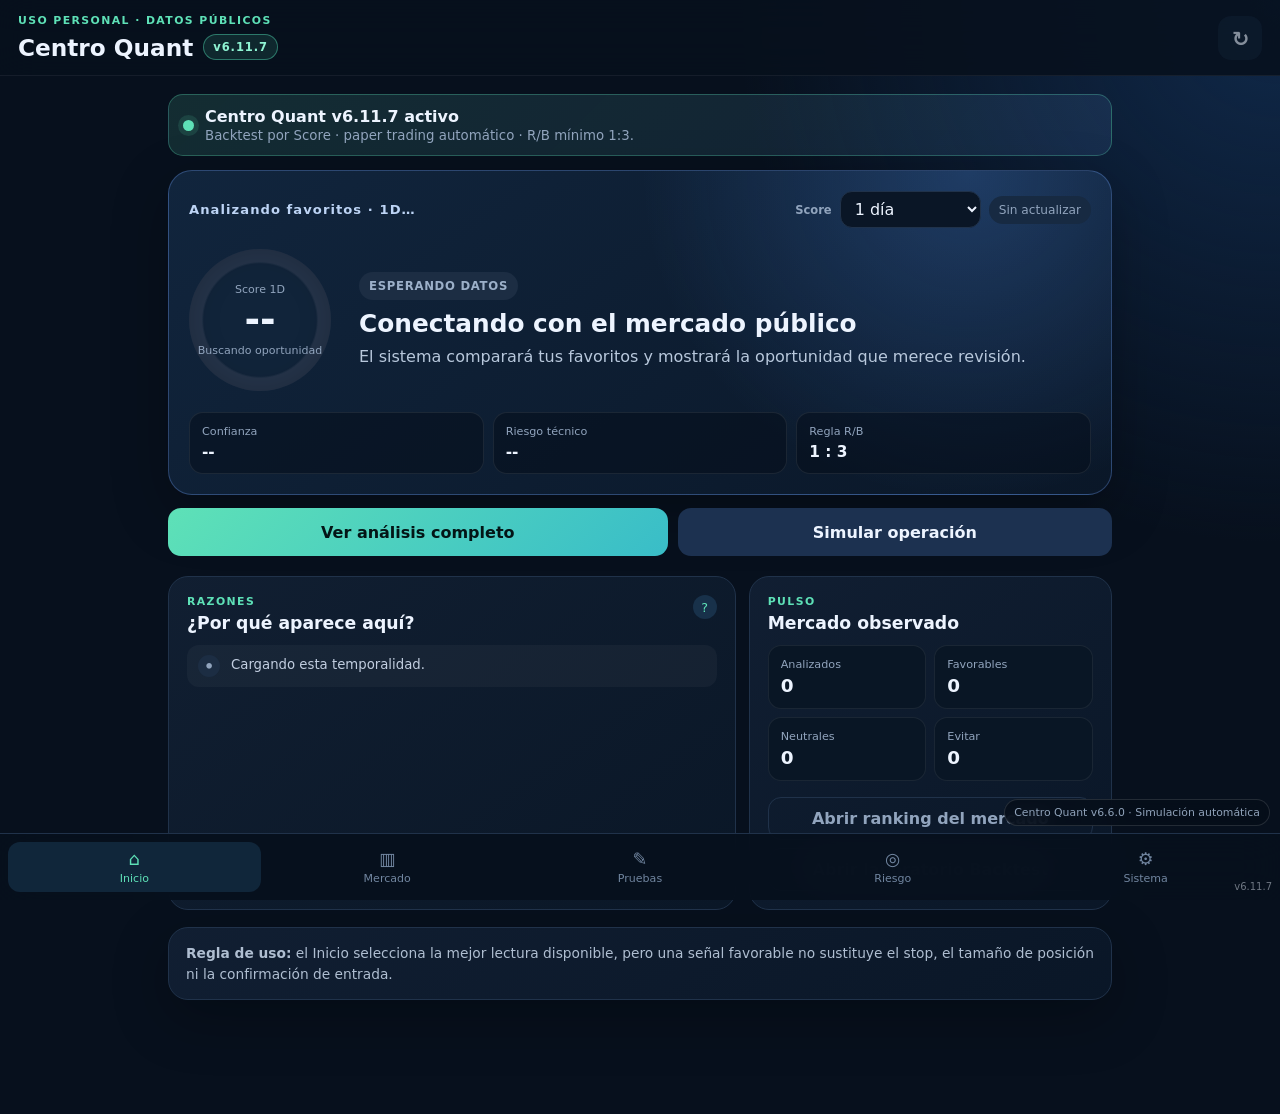
<file: index.html>
<!doctype html>
<html lang="es">
<head>
  <meta charset="utf-8" />
  <meta name="viewport" content="width=device-width, initial-scale=1, viewport-fit=cover" />
  <meta name="theme-color" content="#0b1220" />
  <meta name="apple-mobile-web-app-capable" content="yes" />
  <meta name="apple-mobile-web-app-status-bar-style" content="black-translucent" />
  <meta name="apple-mobile-web-app-title" content="Quant Centro" />
  <title>Centro de Trading Cuantitativo</title>
  <link rel="manifest" href="./manifest.webmanifest" />
  <link rel="apple-touch-icon" href="./icons/icon-192.png" />
  <link rel="stylesheet" href="./styles.css?v=6.10.5" />
</head>
<body>
  <header class="app-header">
    <div>
      <p class="eyebrow">Uso personal · Datos públicos</p>
      <div class="brand-line"><h1>Centro Quant</h1><span class="version-badge">v6.11.7</span></div>
    </div>
    <button id="refreshAllBtn" class="icon-btn" aria-label="Actualizar">↻</button>
  </header>

  <main>
    <section id="homeView" class="view active home-v6">
      <div class="v6-release-banner"><span class="release-dot"></span><div><strong>Centro Quant v6.11.7 activo</strong><small>Backtest por Score · paper trading automático · R/B mínimo 1:3.</small></div></div>

      <article class="decision-hero">
        <div class="decision-topline">
          <span id="homePair" class="home-pair">Analizando favoritos…</span>
          <div class="home-time-controls">
            <label for="homeTimeframeSelect">Score</label>
            <select id="homeTimeframeSelect" class="compact-select" aria-label="Temporalidad del Score de Inicio">
              <option value="15m">15 min</option>
              <option value="1h">1 hora</option>
              <option value="4h">4 horas</option>
              <option value="1d" selected>1 día</option>
              <option value="1w">1 semana</option>
            </select>
            <span id="homeUpdated" class="pill">Sin actualizar</span>
          </div>
        </div>
        <div class="decision-main">
          <div class="decision-score-wrap">
            <span id="homeScoreLabel">Score 1D</span>
            <strong id="homeScore">--</strong>
            <small id="homeSide">Buscando oportunidad</small>
          </div>
          <div class="decision-copy">
            <p id="homeDecision" class="home-decision neutral">ESPERANDO DATOS</p>
            <h2 id="homeHeadline">Conectando con el mercado público</h2>
            <p id="homeSummary">El sistema comparará tus favoritos y mostrará la oportunidad que merece revisión.</p>
          </div>
        </div>
        <div class="home-kpis">
          <div><span>Confianza</span><strong id="homeConfidence">--</strong></div>
          <div><span>Riesgo técnico</span><strong id="homeRisk">--</strong></div>
          <div><span>Regla R/B</span><strong>1 : 3</strong></div>
        </div>
      </article>

      <div class="home-actions">
        <button id="homeAnalyzeBtn" class="primary">Ver análisis completo</button>
        <button id="homePaperBtn" class="secondary">Simular operación</button>
      </div>

      <section class="home-grid">
        <article class="home-panel">
          <div class="home-panel-head"><div><p class="eyebrow">Razones</p><h2>¿Por qué aparece aquí?</h2></div><span class="help-symbol">?</span></div>
          <div id="homeReasons" class="reason-list"><div class="reason-row neutral"><span>•</span><p>Esperando indicadores del mercado.</p></div></div>
        </article>

        <article class="home-panel">
          <div class="home-panel-head"><div><p class="eyebrow">Pulso</p><h2>Mercado observado</h2></div></div>
          <div class="pulse-grid">
            <div><span>Analizados</span><strong id="homeAnalyzed">0</strong></div>
            <div><span>Favorables</span><strong id="homeFavorable">0</strong></div>
            <div><span>Neutrales</span><strong id="homeNeutral">0</strong></div>
            <div><span>Evitar</span><strong id="homeAvoid">0</strong></div>
          </div>
          <button id="homeMarketBtn" class="ghost wide">Abrir ranking del mercado</button>
          <button id="homeBacktestBtn" class="ghost wide home-secondary-link">Abrir laboratorio Backtest</button>
        </article>
      </section>

      <div class="notice home-notice"><strong>Regla de uso:</strong> el Inicio selecciona la mejor lectura disponible, pero una señal favorable no sustituye el stop, el tamaño de posición ni la confirmación de entrada.</div>
    </section>

    <section id="dashboardView" class="view">
      <div class="hero-card">
        <div>
          <p class="muted">Estado de tus favoritos</p>
          <h2 id="marketSummary">Cargando mercado…</h2>
        </div>
        <span id="lastUpdate" class="pill">Sin actualizar</span>
      </div>

      <div class="section-title">
        <div>
          <h2>Mercado Hoy</h2>
          <p>Ranking automático según oportunidad Long o Short.</p>
        </div>
        <select id="marketModeSelect" class="compact-select">
          <option value="long" selected>Long</option>
          <option value="short">Short</option>
        </select>
      </div>
      <div id="marketRanking" class="ranking-list"></div>

      <div class="section-title">
        <div>
          <h2>Favoritos</h2>
          <p>Scores Long y Short separados.</p>
        </div>
        <button id="addAssetBtn" class="primary small">+ Agregar</button>
      </div>
      <div id="assetGrid" class="asset-grid"></div>

      <div class="notice">
        <strong>Importante:</strong> el score mide cuántas condiciones favorables se cumplen. No es una probabilidad garantizada de subida.
      </div>
    </section>

    <section id="analysisView" class="view">
      <div class="section-title">
        <div>
          <p class="eyebrow">Análisis cuantitativo</p>
          <h2 id="analysisTitle">Selecciona un activo</h2>
        </div>
        <button id="backToDashboard" class="ghost">← Volver</button>
      </div>

      <div class="controls-row">
        <select id="analysisModeSelect">
          <option value="long" selected>Lectura Long</option>
          <option value="short">Lectura Short</option>
        </select>
        <select id="timeframeSelect">
          <option value="15m">15 minutos</option>
          <option value="1h">1 hora</option>
          <option value="4h">4 horas</option>
          <option value="1d" selected>Diario</option>
          <option value="1w">Semanal</option>
          <option value="1M">Mensual</option>
        </select>
        <button id="refreshAnalysisBtn" class="secondary">Actualizar</button>
      </div>

      <div class="analysis-top">
        <div class="score-card">
          <span class="muted">Score cuantitativo</span>
          <strong id="mainScore">--</strong>
          <span id="mainDecision" class="decision neutral">Sin datos</span>
        </div>
        <div class="metric-card">
          <span>Precio</span><strong id="analysisPrice">--</strong>
          <small id="analysisChange">--</small>
        </div>
      </div>

      <article class="traffic-card" id="trafficCard">
        <div class="traffic-head">
          <div>
            <p class="eyebrow">Semáforo inteligente</p>
            <h3 id="trafficTitle">Esperando análisis</h3>
            <p id="trafficMessage">El sistema combinará score y calidad de los factores para darte una instrucción clara.</p>
          </div>
          <div id="trafficLight" class="traffic-light neutral" aria-label="Semáforo sin datos">
            <span class="light red"></span><span class="light yellow"></span><span class="light green"></span>
          </div>
        </div>
        <div id="trafficReasons" class="traffic-reasons"><div class="reason-row neutral"><span>•</span><p>Selecciona un activo y espera los datos.</p></div></div>
        <button id="trafficNeedsBtn" class="ghost wide" type="button" aria-expanded="false">¿Qué tendría que pasar para ponerse en verde?</button>
        <div id="trafficNeeds" class="traffic-needs" hidden></div>
        <small class="traffic-rule">El verde valida la lectura técnica. Antes de operar, el simulador debe confirmar un riesgo/beneficio mínimo de 1:3.</small>
      </article>

      <article class="score-engine-card">
        <div class="score-engine-head">
          <div><p class="eyebrow">Motor del Score</p><h3>De dónde salen los puntos</h3><p>Cada factor aporta una parte de su peso máximo según la lectura actual.</p></div>
          <span id="scoreWeightTotal" class="pill">Pesos: 100</span>
        </div>
        <div id="scoreBreakdown" class="score-breakdown"><div class="notice">Selecciona un activo para ver el desglose.</div></div>
      </article>

      <div class="chart-card">
        <div class="chart-head">
          <div>
            <strong>Precio y medias</strong>
            <small id="chartCaption">Últimas velas</small>
          </div>
          <div class="legend"><span>Precio</span><span>EMA20</span><span>EMA50</span></div>
        </div>
        <canvas id="priceChart" width="900" height="420"></canvas>
      </div>

      <div id="diagnosticGrid" class="diagnostic-grid"></div>

      <div class="explanation-card">
        <h3>Lectura clara</h3>
        <p id="plainExplanation">Selecciona un activo para obtener el diagnóstico.</p>
      </div>
    </section>

    <section id="backtestView" class="view">
      <div class="section-title">
        <div>
          <p class="eyebrow">Laboratorio</p>
          <h2>Laboratorio automático</h2>
          <p>La app recorre el historial y abre/cierra simulaciones automáticamente según el Score, stop y objetivo.</p>
        </div>
      </div>

      <div class="form-card">
        <div class="form-grid">
          <label>Activo
            <select id="btSymbol"></select>
          </label>
          <label>Temporalidad
            <select id="btInterval">
              <option value="15m">15 minutos</option>
              <option value="1h">1 hora</option>
              <option value="4h" selected>4 horas</option>
              <option value="1d">Diario</option>
              <option value="1w">Semanal</option>
            </select>
          </label>
          <label>Motor de entrada
            <select id="btPreset">
              <option value="score" selected>Score Centro Quant automático</option>
              <option value="trend">Clásico: tendencia EMA + RSI</option>
              <option value="pullback">Clásico: retroceso EMA20</option>
              <option value="breakout">Clásico: ruptura + volumen</option>
            </select>
          </label>
          <label>Score mínimo
            <input id="btScoreThreshold" type="number" value="85" min="50" max="100" step="1" />
          </label>
          <label>Dirección
            <select id="btDirection"><option value="auto" selected>Automática Long / Short</option><option value="long">Solo Long</option><option value="short">Solo Short</option></select>
          </label>
          <label>Capital inicial
            <input id="btCapital" type="number" value="10000" min="100" />
          </label>
          <label>Stop %
            <input id="btStop" type="number" value="3" min="0.2" step="0.1" />
          </label>
          <label>Objetivo %
            <input id="btTarget" type="number" value="9" min="0.2" step="0.1" />
          </label>
          <label>Comisión por lado %
            <input id="btFee" type="number" value="0.1" min="0" step="0.01" />
          </label>
          <label>Riesgo por operación %
            <input id="btRisk" type="number" value="1" min="0.1" max="10" step="0.1" />
          </label>
        </div>
        <button id="runBacktestBtn" class="primary wide">Ejecutar simulaciones automáticas</button>
        <div id="btAutoSummary" class="auto-summary">Usa Score 85 como punto de partida. Después puedes probar 80, 75 o 90 y comparar.</div>
      </div>


      <article class="form-card" style="margin-top:18px">
        <div class="paper-card-title"><span class="step-number">A</span><div><strong>Backtest Mercado Aronson-QRA</strong><small>Puede usar Top 100 actual o un universo histórico point-in-time importado. No cambia la estrategia productiva.</small></div></div>
        <div class="form-grid">
          <label>Temporalidad<select id="marketBtInterval"><option value="15m">15 minutos</option><option value="1h" selected>1 hora</option><option value="4h">4 horas</option><option value="1d">Diario</option></select></label>
          <label>Máx. activos<select id="marketBtMaxAssets"><option value="25">25</option><option value="50">50</option><option value="100" selected>100</option></select></label>
          <label>Velas por activo<select id="marketBtBars"><option value="500">500</option><option value="750">750</option><option value="1000" selected>1000</option></select></label>
          <label>Comisión por lado %<input id="marketBtFee" type="number" min="0" step="0.01" value="0.10" /></label>
          <label>Universo<select id="marketBtUniverseMode"><option value="current">Top 100 actual</option><option value="historical">Histórico point-in-time importado</option></select></label>
          <label class="full-field">Dataset histórico JSON<input id="marketBtUniverseFile" type="file" accept="application/json,.json" /></label>
        </div>
        <div id="marketBtUniverseStatus" class="auto-summary">Sin dataset histórico cargado. Para eliminar sesgo de supervivencia, importa un JSON point-in-time.</div>
        <button id="runMarketAronsonBtn" class="primary wide">Ejecutar backtest de mercado</button>
        <div id="marketBtProgress" class="auto-summary">Congelado: Score ≥85 · stop 3% · objetivo 9% · riesgo 1% · trailing 0.25R · intravela conservador · cartera 10%/20%.</div>
      </article>
      <div id="marketBtResults" class="results-grid hidden"></div>
      <article id="marketBtDetail" class="insights-card hidden"></article>
      <button id="exportMarketBtBtn" class="secondary wide hidden">Exportar resultado Aronson-QRA</button>

      <div id="btResults" class="results-grid hidden"></div>
      <div id="btEquityWrap" class="chart-card hidden">
        <div class="chart-head"><strong>Curva de capital</strong><small>Resultado simulado</small></div>
        <canvas id="equityChart" width="900" height="360"></canvas>
      </div>
      <div class="notice">
        Un backtest no garantiza resultados futuros. Sirve para descartar ideas débiles y medir reglas antes de arriesgar dinero.
      </div>
    </section>


    <section id="paperView" class="view paper-v5">
      <div class="new-version-banner"><strong>✓ NUEVA BASE ACTIVA</strong><span>Pruebas fue reconstruida: riesgo, R/B, diario y aprendizaje.</span></div>
      <div class="section-title paper-hero">
        <div>
          <p class="eyebrow">Laboratorio personal · v6.7</p>
          <h2>Simulador y diario de operaciones</h2>
          <p>Planea la entrada, valida el riesgo y aprende de tus resultados sin usar dinero real.</p>
        </div>
        <button id="refreshPaperBtn" class="secondary">Revisar abiertas</button>
      </div>

      <div class="auto-paper-card">
        <div class="auto-paper-head"><div><p class="eyebrow">Piloto automático</p><h3>Paper trading automático</h3><p>Cuando la app está abierta (y al volver a abrirla), escanea el Top 100 por capitalización, elimina stablecoins y pares sin suficiente liquidez en Binance, y crea simulaciones solo si alcanzan el Score indicado.</p></div><label class="switch-line"><input id="autoPaperEnabled" type="checkbox" /><span>Activar</span></label></div>
        <div class="auto-paper-grid">
          <label>Temporalidad<select id="autoPaperInterval"><option value="15m">15 min</option><option value="1h">1 hora</option><option value="4h" selected>4 horas</option><option value="1d">Diario</option><option value="1w">Semanal</option></select></label>
          <label>Score mínimo<input id="autoPaperThreshold" type="number" min="50" max="100" value="85" /></label>
          <label>Stop %<input id="autoPaperStop" type="number" min="0.2" step="0.1" value="3" /></label>
          <label>Objetivo %<input id="autoPaperTarget" type="number" min="0.2" step="0.1" value="9" /></label>
          <label>Riesgo %<input id="autoPaperRisk" type="number" min="0.1" max="10" step="0.1" value="1" /></label>
          <label>Capital simulado<input id="autoPaperCapital" type="number" min="100" value="20000" /></label>
        </div>
        <div class="scanner-universe-note"><strong>Radar de mercado:</strong> Top 100 → filtro de stablecoins → par USDT activo → liquidez mínima → Score Long/Short → R/B mínimo 1:3.</div>
        <div class="auto-paper-footer"><span id="autoPaperStatus">Apagado</span><button id="scanAutoPaperBtn" class="secondary">Revisar señales ahora</button></div>
        <small class="muted">En iPhone una PWA no puede garantizar ejecución continua cuando está totalmente cerrada; el barrido se hace con la app abierta, al abrirla y al actualizar.</small>
      </div>

      <div class="scanner-results-card">
        <div class="scanner-results-head"><div><p class="eyebrow">Radar Top 100</p><h3>Último barrido del mercado</h3><p id="scannerResultsMeta">Aún no hay un barrido terminado.</p></div><div class="scanner-legend"><span class="dot signal"></span>85+ señal <span class="dot watch"></span>70–84 vigilar</div></div>
        <div id="scannerResults" class="scanner-results"></div>
        <small class="muted">Aquí aparecen las criptos que realmente logró analizar después de los filtros. Se ordenan por el mejor Score entre Long y Short.</small>
      </div>
      <div class="paper-layout">
        <div class="form-card paper-entry-card">
          <div class="paper-card-title"><span class="step-number">1</span><div><strong>Nueva operación</strong><small>Define la idea antes de entrar</small></div></div>
          <div class="form-grid">
            <label>Activo<select id="paperSymbol"></select></label>
            <label>Dirección<select id="paperSide"><option value="long">Long</option><option value="short">Short</option></select></label>
            <label>Temporalidad<select id="paperInterval"><option value="15m">15 minutos</option><option value="1h">1 hora</option><option value="4h">4 horas</option><option value="1d" selected>Diario</option><option value="1w">Semanal</option></select></label>
            <label>Entrada<input id="paperEntry" type="number" step="any" placeholder="Precio actual automático" /></label>
            <label>Stop por<select id="paperStopMode"><option value="percent">Porcentaje</option><option value="price">Precio</option></select></label>
            <label>Stop<input id="paperStop" type="number" step="any" value="3" /></label>
            <label>Objetivo por<select id="paperTargetMode"><option value="percent">Porcentaje</option><option value="price">Precio</option></select></label>
            <label>Objetivo<input id="paperTarget" type="number" step="any" value="9" /></label>
            <label>Capital disponible<input id="paperCapital" type="number" min="0" step="any" value="20000" /></label>
            <label>Riesgo máximo %<input id="paperRiskPct" type="number" min="0.1" max="10" step="0.1" value="1" /></label>
            <label class="full-field">Motivo o notas<textarea id="paperNotes" rows="3" placeholder="Ej. Score alto, tendencia alineada y volumen confirmando"></textarea></label>
          </div>
          <div class="trade-checklist">
            <strong>Lista de control antes de guardar</strong>
            <label><input id="checkTrend" type="checkbox" /> La tendencia apoya la dirección</label>
            <label><input id="checkSignal" type="checkbox" /> Existe una señal concreta de entrada</label>
            <label><input id="checkRisk" type="checkbox" /> Acepto la pérdida definida por el stop</label>
            <label><input id="checkNoImpulse" type="checkbox" /> No estoy entrando por impulso o FOMO</label>
          </div>
          <div id="paperPreview" class="paper-analysis-panel">Selecciona los datos. Al guardar se capturarán score, RSI, ADX, ATR, volumen y medias.</div>
          <button id="savePaperBtn" class="primary wide">Guardar operación simulada</button>
        </div>

        <aside class="paper-guide-card">
          <div class="paper-card-title"><span class="step-number">2</span><div><strong>Reglas de control</strong><small>Tu filtro antes de operar</small></div></div>
          <div class="rule-row"><span>Riesgo máximo</span><strong>1% sugerido</strong></div>
          <div class="rule-row"><span>R/B mínimo</span><strong>1 : 3</strong></div>
          <div class="rule-row"><span>Operaciones abiertas</span><strong id="paperOpenCount">0</strong></div>
          <p class="muted compact-note">Una operación puede tener score alto y aun así no cumplir tu gestión de riesgo.</p>
        </aside>
      </div>

      <div class="section-title paper-section-head"><div><p class="eyebrow">Seguimiento</p><h2>Operaciones abiertas</h2><p>La app revisa stops y objetivos automáticamente cada 45 segundos mientras está activa.</p></div></div>
      <div id="paperMonitor" class="paper-monitor"></div>
      <div id="paperOpenList" class="paper-list"></div>

      <div class="section-title paper-section-head"><div><p class="eyebrow">Estadísticas</p><h2>Diario de resultados</h2><p>Historial, rendimiento acumulado y patrones de tu sistema.</p></div></div>
      <div id="paperStats" class="results-grid"></div>
      <div class="section-head mfe-head"><div><h3>🧪 Laboratorio QRA · fuera de muestra</h3><p>Control intacto vs Solo LONG, QRA-01 y sus dos salidas virtuales. QRA-03 sólo registra concentración por ahora.</p></div></div>
      <div id="qraLabStats" class="results-grid"></div>
      <details class="qra-trades-panel" open><summary><strong>Ver operaciones QRA</strong></summary><div id="qraLabTrades" class="results-grid"></div></details>
      <div class="section-head mfe-head"><div><h3>🎯 ¿Hasta dónde llegaron realmente?</h3><p>Máximo avance favorable antes del cierre, medido en R.</p></div></div>
      <div id="paperMfeStats" class="results-grid mfe-grid"></div>
      <div id="paperInsights" class="insights-card"></div>
      <div class="journal-toolbar">
        <select id="paperFilter">
          <option value="all">Todo el diario</option>
          <option value="wins">Solo ganadoras</option>
          <option value="losses">Solo perdedoras</option>
          <option value="long">Solo Long</option>
          <option value="short">Solo Short</option>
        </select>
        <button id="exportPaperBtn" class="secondary">Exportar CSV</button>
      </div>
      <div id="paperClosedList" class="paper-list"></div>
    </section>

    <section id="positionView" class="view">
      <div class="section-title">
        <div>
          <p class="eyebrow">Gestión de riesgo</p>
          <h2>Calculadora de posición</h2>
        </div>
      </div>
      <div class="form-card">
        <div class="form-grid">
          <label>Capital disponible
            <input id="posCapital" type="number" value="20000" />
          </label>
          <label>Riesgo máximo %
            <input id="posRisk" type="number" value="1" step="0.1" />
          </label>
          <label>Precio de entrada
            <input id="posEntry" type="number" placeholder="Ej. 65000" step="any" />
          </label>
          <label>Stop loss
            <input id="posStop" type="number" placeholder="Ej. 63000" step="any" />
          </label>
          <label>Objetivo
            <input id="posTarget" type="number" placeholder="Ej. 71000" step="any" />
          </label>
        </div>
        <button id="calcPositionBtn" class="primary wide">Calcular operación</button>
      </div>
      <div id="positionResults" class="results-grid hidden"></div>
    </section>

    <section id="settingsView" class="view">
      <div class="section-title">
        <div>
          <p class="eyebrow">Configuración</p>
          <h2>Sistema cuantitativo</h2>
          <p>Estos pesos determinan el score. Después podremos ajustarlos con evidencia del backtest.</p>
        </div>
      </div>
      <div class="form-card">
        <div class="weight-summary"><div><strong>Personaliza tu estrategia</strong><small>Los seis pesos deben sumar 100.</small></div><strong id="weightsTotal">100 / 100</strong></div>
        <div class="weight-presets">
          <button type="button" class="ghost" data-weight-preset="balanced">Equilibrado</button>
          <button type="button" class="ghost" data-weight-preset="trend">Tendencia</button>
          <button type="button" class="ghost" data-weight-preset="momentum">Momentum</button>
        </div>
        <div id="weightsForm" class="weights"></div>
        <button id="saveWeightsBtn" class="primary wide">Guardar y recalcular</button>
        <div class="backup-tools">
          <button id="backupDataBtn" type="button" class="secondary wide">Crear respaldo completo</button>
          <button id="restoreDataBtn" type="button" class="ghost wide">Cargar respaldo</button>
          <input id="restoreDataInput" type="file" accept="application/json,.json" hidden />
          <small class="muted">El respaldo incluye activos, pesos, temporalidad de Inicio y todas las operaciones de Pruebas guardadas en este dispositivo.</small>
        </div>
        <button id="newOosCohortBtn" type="button" class="secondary wide">Iniciar nueva cohorte OOS</button>
        <small class="muted">Borra únicamente las operaciones de Pruebas y reinicia la cohorte v6.11/QRA-04. Conserva activos, pesos, configuración y snapshots QRA-04.</small>
        <button id="resetDataBtn" class="danger wide">Restablecer aplicación</button>
      </div>
      <div class="notice">
        Los datos personales y preferencias se guardan localmente en este dispositivo. La app no pide claves de exchange.
      </div>
    </section>
  </main>
  <div class="build-label">Centro Quant v6.6.0 · Simulación automática</div>

  <nav class="bottom-nav">
    <button data-view="homeView" class="active"><span>⌂</span>Inicio</button>
    <button data-view="dashboardView"><span>▥</span>Mercado</button>
    <button data-view="paperView"><span>✎</span>Pruebas</button>
    <button data-view="positionView"><span>◎</span>Riesgo</button>
    <button data-view="settingsView"><span>⚙</span>Sistema</button>
  </nav>

  <dialog id="assetDialog">
    <form method="dialog" class="dialog-card">
      <h3>Agregar criptomoneda</h3>
      <p>Escribe el símbolo usado contra USDT. Ejemplos: BTC, ETH, LINK, SOL.</p>
      <input id="newAssetInput" maxlength="12" autocomplete="off" placeholder="BTC" />
      <div class="dialog-actions">
        <button value="cancel" class="ghost">Cancelar</button>
        <button id="confirmAddAsset" value="default" class="primary">Agregar</button>
      </div>
      <p id="assetDialogError" class="error"></p>
    </form>
  </dialog>

  <script src="./app.js?v=6.10.5"></script>

<div id="appVersionBadge" style="position:fixed;right:8px;bottom:8px;z-index:9999;font-size:10px;opacity:.45;pointer-events:none">v6.11.7</div>
</body>
</html>
</file>
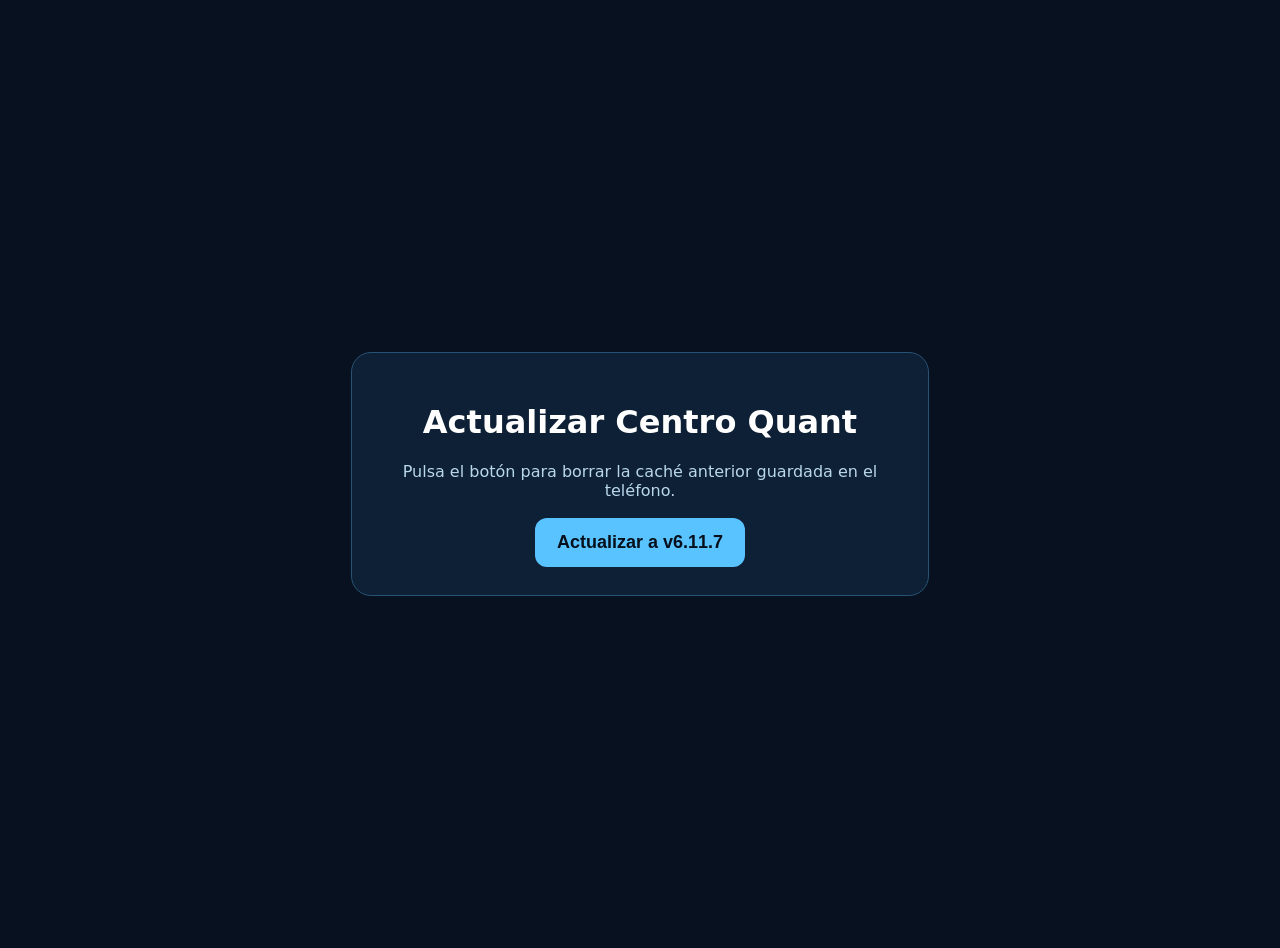
<file: actualizar.html>
<!doctype html><html lang="es"><head><meta charset="utf-8"><meta name="viewport" content="width=device-width,initial-scale=1"><title>Actualizar Centro Quant</title><style>body{font-family:system-ui;background:#07111f;color:white;display:grid;place-items:center;min-height:100vh;margin:0;padding:24px}.box{max-width:520px;text-align:center;padding:28px;border:1px solid #285275;border-radius:20px;background:#0e2035}button{font-size:18px;font-weight:800;padding:14px 22px;border:0;border-radius:12px;background:#59c3ff;color:#06101c}#status{margin:18px 0;color:#b9d7ec}</style></head><body><div class="box"><h1>Actualizar Centro Quant</h1><p id="status">Pulsa el botón para borrar la caché anterior guardada en el teléfono.</p><button id="go">Actualizar a v6.11.7</button></div><script>document.getElementById('go').onclick=async()=>{const s=document.getElementById('status');s.textContent='Eliminando caché anterior…';try{if('serviceWorker'in navigator){const regs=await navigator.serviceWorker.getRegistrations();await Promise.all(regs.map(r=>r.unregister()));}if('caches'in window){const keys=await caches.keys();await Promise.all(keys.map(k=>caches.delete(k)));}s.textContent='Listo. Abriendo v6.11.7…';setTimeout(()=>location.replace('./?v=6117&actualizado='+Date.now()),600);}catch(e){s.textContent='No se pudo limpiar automáticamente. Borra la app de inicio y vuelve a agregarla desde Safari.';}}</script></body></html>
</file>
<file: styles.css>
:root{
  --bg:#07101d;--panel:#0d1929;--panel2:#111f32;--line:#20324a;--text:#edf4ff;
  --muted:#91a4bd;--accent:#5ee1b7;--accent2:#73a7ff;--danger:#ff7185;--warn:#f6c86b;
  --shadow:0 18px 55px rgba(0,0,0,.28);--radius:20px
}
*{box-sizing:border-box}
html{background:var(--bg);color:var(--text);font-family:Inter,ui-sans-serif,system-ui,-apple-system,BlinkMacSystemFont,"Segoe UI",sans-serif}
body{margin:0;min-height:100vh;background:radial-gradient(circle at top right,#10294a 0,transparent 32%),var(--bg);padding-bottom:92px}
button,input,select{font:inherit}
button{cursor:pointer}
.app-header{position:sticky;top:0;z-index:10;display:flex;justify-content:space-between;align-items:center;padding:calc(14px + env(safe-area-inset-top)) 18px 14px;background:rgba(7,16,29,.88);backdrop-filter:blur(18px);border-bottom:1px solid rgba(255,255,255,.06)}
h1,h2,h3,p{margin-top:0}.app-header h1{font-size:1.45rem;margin:2px 0 0}.eyebrow{text-transform:uppercase;letter-spacing:.13em;font-size:.68rem;color:var(--accent);font-weight:800;margin-bottom:5px}
main{max-width:980px;margin:auto;padding:18px}.view{display:none}.view.active{display:block}
.icon-btn,.ghost,.secondary,.primary,.danger{border:0;border-radius:13px;padding:11px 14px;font-weight:750}
.icon-btn{width:44px;height:44px;font-size:1.3rem;background:var(--panel2);color:var(--text)}
.primary{background:linear-gradient(135deg,var(--accent),#39bdc8);color:#031516}.secondary{background:#1c3150;color:var(--text)}.ghost{background:transparent;color:var(--muted);border:1px solid var(--line)}.danger{background:#3a1620;color:#ff9cab}.small{padding:9px 12px}.wide{width:100%;margin-top:16px}
.hero-card,.chart-card,.form-card,.explanation-card,.notice{background:linear-gradient(145deg,rgba(17,31,50,.98),rgba(10,23,39,.98));border:1px solid var(--line);border-radius:var(--radius);box-shadow:var(--shadow)}
.hero-card{padding:22px;display:flex;align-items:flex-end;justify-content:space-between;gap:14px}.hero-card h2{margin:4px 0 0;font-size:1.35rem}.muted,.section-title p,small{color:var(--muted)}
.pill{font-size:.76rem;padding:7px 10px;border-radius:999px;background:#172a42;color:var(--muted);white-space:nowrap}
.section-title{display:flex;justify-content:space-between;align-items:flex-end;gap:16px;margin:28px 2px 14px}.section-title h2{margin-bottom:5px}.section-title p{margin-bottom:0;font-size:.9rem;line-height:1.45}
.asset-grid{display:grid;grid-template-columns:repeat(auto-fit,minmax(250px,1fr));gap:13px}
.asset-card{position:relative;background:var(--panel);border:1px solid var(--line);border-radius:18px;padding:17px;transition:.2s transform,.2s border-color}.asset-card:active{transform:scale(.985)}.asset-card:hover{border-color:#355174}
.asset-top,.asset-bottom{display:flex;align-items:center;justify-content:space-between;gap:12px}.symbol-wrap{display:flex;align-items:center;gap:10px}.coin-badge{width:42px;height:42px;border-radius:14px;background:linear-gradient(135deg,#223a5d,#112037);display:grid;place-items:center;font-weight:900;color:var(--accent)}
.asset-card h3{margin:0;font-size:1rem}.asset-card .pair{font-size:.72rem;color:var(--muted)}.price{font-size:1.3rem;font-weight:850;margin:17px 0 4px}.change.pos{color:var(--accent)}.change.neg{color:var(--danger)}
.score-ring{width:57px;height:57px;border-radius:50%;display:grid;place-items:center;font-size:.92rem;font-weight:900;background:conic-gradient(var(--accent) calc(var(--score)*1%),#1d2b40 0);position:relative}.score-ring:after{content:"";position:absolute;inset:5px;border-radius:50%;background:var(--panel)}.score-ring span{position:relative;z-index:1}
.card-actions{display:flex;justify-content:space-between;align-items:center;margin-top:14px}.tag{font-size:.75rem;padding:6px 9px;border-radius:999px;background:#17273b}.remove-btn{border:0;background:transparent;color:#60758f;font-size:1rem;padding:5px}
.notice{padding:15px 17px;margin-top:17px;color:#afbed1;font-size:.86rem;line-height:1.5}
.controls-row{display:flex;gap:10px;margin-bottom:14px}select,input{width:100%;background:#0a1626;color:var(--text);border:1px solid var(--line);border-radius:12px;padding:12px;outline:none}select:focus,input:focus{border-color:var(--accent2)}
.analysis-top{display:grid;grid-template-columns:1.2fr 1fr;gap:12px;margin-bottom:12px}.score-card,.metric-card{background:var(--panel);border:1px solid var(--line);border-radius:18px;padding:18px}.score-card strong{font-size:2.3rem;display:block;margin:7px 0}.decision{display:inline-block;border-radius:999px;padding:6px 10px;font-size:.78rem;font-weight:850}.decision.good{background:#133a35;color:var(--accent)}.decision.warn{background:#3b321c;color:var(--warn)}.decision.bad{background:#3d1822;color:#ff91a1}.decision.neutral{background:#1b2c42;color:var(--muted)}.metric-card{display:flex;flex-direction:column;justify-content:center}.metric-card strong{font-size:1.4rem;margin:8px 0}
.chart-card{padding:14px;margin-bottom:14px;overflow:hidden}.chart-head{display:flex;justify-content:space-between;align-items:center;gap:12px;margin-bottom:10px}.chart-head small{display:block}.legend{display:flex;gap:10px;color:var(--muted);font-size:.7rem}canvas{width:100%;height:auto;display:block}
.diagnostic-grid,.results-grid{display:grid;grid-template-columns:repeat(auto-fit,minmax(150px,1fr));gap:10px;margin:12px 0}.diag,.result-card{background:var(--panel);border:1px solid var(--line);padding:14px;border-radius:16px}.diag span,.result-card span{font-size:.75rem;color:var(--muted);display:block}.diag strong,.result-card strong{font-size:1.03rem;display:block;margin-top:7px}.explanation-card{padding:19px}.explanation-card p{margin:9px 0 0;color:#c1cee0;line-height:1.58}
.form-card{padding:18px}.form-grid{display:grid;grid-template-columns:repeat(auto-fit,minmax(210px,1fr));gap:13px}.form-grid label{font-size:.78rem;color:var(--muted)}.form-grid input,.form-grid select{margin-top:6px}.hidden{display:none!important}
.weights{display:grid;gap:12px}.weight-row{display:grid;grid-template-columns:1fr 80px;gap:12px;align-items:center}.weight-row label{color:#cbd7e7}
.bottom-nav{position:fixed;left:0;right:0;bottom:0;z-index:20;display:grid;grid-template-columns:repeat(4,1fr);background:rgba(7,16,29,.94);backdrop-filter:blur(20px);border-top:1px solid var(--line);padding:8px 8px calc(8px + env(safe-area-inset-bottom))}
.bottom-nav button{border:0;background:transparent;color:#7186a0;font-size:.69rem;padding:7px 3px;border-radius:12px}.bottom-nav button span{display:block;font-size:1.1rem;margin-bottom:3px}.bottom-nav button.active{color:var(--accent);background:#10263a}
dialog{border:0;padding:0;background:transparent;color:var(--text);width:min(92vw,430px)}dialog::backdrop{background:rgba(0,0,0,.68);backdrop-filter:blur(4px)}.dialog-card{background:var(--panel);border:1px solid var(--line);padding:22px;border-radius:20px}.dialog-card p{color:var(--muted);line-height:1.45}.dialog-actions{display:flex;justify-content:flex-end;gap:10px;margin-top:14px}.error{color:var(--danger)!important;margin:10px 0 0!important;font-size:.8rem}
.loading{opacity:.55;pointer-events:none}
@media(max-width:600px){main{padding:14px}.hero-card{align-items:flex-start;flex-direction:column}.analysis-top{grid-template-columns:1fr 1fr}.section-title{align-items:flex-start}.section-title .ghost{white-space:nowrap}.legend{display:none}.asset-grid{grid-template-columns:1fr}}

.compact-select{width:auto;min-width:110px}
.ranking-list{display:grid;gap:9px}
.rank-row{display:grid;grid-template-columns:42px 1fr auto auto;align-items:center;gap:11px;background:var(--panel);border:1px solid var(--line);border-radius:16px;padding:13px 14px;color:var(--text);text-align:left}
.rank-num{width:31px;height:31px;border-radius:10px;background:#14263b;display:grid;place-items:center;color:var(--muted);font-weight:800}
.rank-main strong{display:block}.rank-main small{display:block;margin-top:3px}
.rank-score{font-weight:900;font-size:1.05rem}
.rank-action{font-size:.72rem;padding:6px 8px;border-radius:999px;background:#17273b;white-space:nowrap}
.dual-scores{display:grid;grid-template-columns:1fr 1fr;gap:8px;margin-top:13px}
.mini-score{background:#0a1626;border:1px solid var(--line);border-radius:12px;padding:9px}
.mini-score span{display:block;color:var(--muted);font-size:.7rem}.mini-score strong{display:block;margin-top:4px}
@media(max-width:600px){.rank-row{grid-template-columns:36px 1fr auto}.rank-action{display:none}.controls-row{flex-wrap:wrap}}

.bottom-nav{grid-template-columns:repeat(5,1fr)}
.full-field{grid-column:1/-1}
textarea{width:100%;margin-top:6px;background:#0a1626;color:var(--text);border:1px solid var(--line);border-radius:12px;padding:12px;resize:vertical}
.paper-list{display:grid;gap:11px}
.paper-trade{background:var(--panel);border:1px solid var(--line);border-radius:18px;padding:16px}
.paper-head,.paper-progress,.paper-actions{display:flex;justify-content:space-between;align-items:center;gap:10px}
.paper-head h3{margin:0}.paper-meta{color:var(--muted);font-size:.76rem;margin-top:4px}
.paper-levels{display:grid;grid-template-columns:repeat(3,1fr);gap:8px;margin:13px 0}
.paper-level{background:#0a1626;border:1px solid var(--line);border-radius:12px;padding:9px}.paper-level span{display:block;color:var(--muted);font-size:.68rem}.paper-level strong{display:block;margin-top:4px;font-size:.88rem}
.paper-snapshot{display:flex;flex-wrap:wrap;gap:6px;margin-top:10px}.paper-snapshot .tag{font-size:.68rem}
.status-open{color:var(--warn)}.status-win{color:var(--accent)}.status-loss{color:var(--danger)}.status-manual{color:var(--muted)}
.paper-actions{margin-top:13px}.paper-actions button{padding:8px 10px;font-size:.75rem}
.paper-note{color:#b8c6d8;font-size:.82rem;line-height:1.45;margin:10px 0 0}
@media(max-width:600px){.paper-levels{grid-template-columns:1fr 1fr}.bottom-nav button{font-size:.62rem}}

/* V4: tarjetas educativas desplegables */
.diagnostic-grid{grid-template-columns:1fr}
.metric-help{width:100%;color:var(--text);text-align:left;cursor:pointer;appearance:none}
.metric-help:hover{border-color:#355174}.metric-help:focus-visible{outline:2px solid var(--accent);outline-offset:2px}
.metric-title{display:flex!important;align-items:center;justify-content:space-between;gap:8px;font-size:.92rem!important}
.help-symbol{display:grid;place-items:center;width:24px;height:24px;border-radius:50%;background:#18314a;color:var(--accent);font-size:.8rem}
.metric-status{display:inline-block;margin-top:9px;padding:5px 8px;border-radius:999px;font-size:.72rem;font-style:normal;font-weight:800}
.metric-status.good{background:#133a35;color:var(--accent)}.metric-status.warn{background:#3b321c;color:var(--warn)}.metric-status.bad{background:#3d1822;color:#ff91a1}.metric-status.neutral{background:#1b2c42;color:var(--muted)}
.metric-detail{display:none;border-top:1px solid var(--line);margin-top:13px;padding-top:13px;color:#c1cee0;font-size:.86rem;line-height:1.5}
.metric-help.open .metric-detail{display:block}.metric-detail p{margin:10px 0 0}.metric-detail b{color:var(--text)}
.meter{height:12px;border-radius:999px;background:#1b2b40;position:relative;overflow:visible;margin:5px 5px 0}
.meter-fill{height:100%;border-radius:999px;background:var(--accent)}.meter-fill.warn{background:var(--warn)}.meter-fill.bad{background:var(--danger)}.meter-fill.neutral{background:#7186a0}
.meter-marker{position:absolute;top:-4px;width:3px;height:20px;background:var(--text);border-radius:3px;transform:translateX(-1px)}
.meter-labels{display:flex;justify-content:space-between;color:var(--muted);font-size:.64rem;margin-top:7px}
@media(min-width:700px){.diagnostic-grid{grid-template-columns:repeat(2,1fr)}.metric-help.open{grid-column:1/-1}}
.preview-main{line-height:1.6}.preview-metrics{display:flex;flex-wrap:wrap;gap:8px;margin-top:10px}.preview-metrics span{background:#0a1626;border:1px solid var(--line);border-radius:10px;padding:7px 9px;font-size:.76rem}.trade-warning,.trade-ok{margin-top:10px;border-radius:12px;padding:10px 12px;font-size:.8rem}.trade-warning{background:#3a280d;border:1px solid #7b5a18;color:#ffd778}.trade-ok{background:#0c3026;border:1px solid #24634f;color:#86efc1}.insights-card{background:linear-gradient(145deg,#101f35,#0b1728);border:1px solid var(--line);border-radius:18px;padding:17px;margin:12px 0}.insights-card h3{margin:0 0 9px}.insights-card p,.insights-card li{color:#c1cee0;line-height:1.5;font-size:.84rem}.insights-card ul{padding-left:20px;margin:8px 0}.insights-card small{color:var(--muted)}


/* Centro Quant v5 */
.brand-line{display:flex;align-items:center;gap:10px;flex-wrap:wrap}.version-badge{font-size:.72rem;font-weight:800;letter-spacing:.08em;padding:5px 9px;border:1px solid rgba(80,220,180,.45);background:rgba(80,220,180,.12);border-radius:999px;color:#8ff4d3}.build-label{position:fixed;right:10px;bottom:74px;z-index:20;padding:6px 9px;border-radius:999px;background:rgba(6,14,26,.88);border:1px solid rgba(255,255,255,.12);font-size:.68rem;color:#90a3ba;backdrop-filter:blur(8px)}
.paper-hero{padding:18px;border:1px solid rgba(89,195,255,.2);border-radius:20px;background:linear-gradient(135deg,rgba(31,88,138,.22),rgba(17,30,49,.78))}.paper-layout{display:grid;grid-template-columns:minmax(0,1.65fr) minmax(240px,.75fr);gap:16px;align-items:start}.paper-entry-card{border:1px solid rgba(89,195,255,.25);box-shadow:0 16px 45px rgba(0,0,0,.22)}.paper-card-title{display:flex;align-items:center;gap:12px;margin-bottom:18px}.paper-card-title strong{display:block;font-size:1.05rem}.paper-card-title small{display:block;color:var(--muted);margin-top:3px}.step-number{display:grid;place-items:center;width:34px;height:34px;border-radius:12px;background:rgba(68,170,255,.16);border:1px solid rgba(68,170,255,.35);font-weight:900;color:#8ed1ff}.paper-guide-card{padding:18px;border-radius:18px;background:linear-gradient(180deg,rgba(17,31,50,.95),rgba(10,20,34,.95));border:1px solid rgba(255,255,255,.1);position:sticky;top:90px}.rule-row{display:flex;justify-content:space-between;gap:16px;padding:12px 0;border-bottom:1px solid rgba(255,255,255,.08)}.rule-row span{color:var(--muted)}.compact-note{font-size:.82rem;line-height:1.45;margin-top:14px}.paper-analysis-panel{margin:16px 0;padding:16px;border-radius:16px;background:rgba(5,14,25,.68);border:1px solid rgba(255,255,255,.1)}.paper-analysis-panel .preview-main{font-size:.92rem;line-height:1.7}.paper-analysis-panel .preview-metrics{display:grid;grid-template-columns:repeat(3,1fr);gap:10px;margin-top:12px}.paper-analysis-panel .preview-metrics span{padding:12px;border-radius:12px;background:rgba(255,255,255,.045);font-size:.78rem}.paper-analysis-panel .preview-metrics strong{display:block;margin-top:4px;font-size:.98rem}.trade-warning,.trade-ok{margin-top:12px;padding:12px;border-radius:12px;font-weight:700}.trade-warning{background:rgba(255,177,66,.12);border:1px solid rgba(255,177,66,.28);color:#ffd08a}.trade-ok{background:rgba(65,205,145,.12);border:1px solid rgba(65,205,145,.28);color:#94f0c5}.paper-section-head{margin-top:28px}.paper-v5 .paper-list{display:grid;gap:12px}.paper-v5 .results-grid{margin-top:10px}.paper-v5 .insights-card{border:1px solid rgba(150,110,255,.22);background:linear-gradient(135deg,rgba(73,45,128,.16),rgba(12,22,37,.9))}
@media(max-width:760px){.paper-layout{grid-template-columns:1fr}.paper-guide-card{position:static}.paper-analysis-panel .preview-metrics{grid-template-columns:1fr}.build-label{bottom:70px;right:8px;font-size:.62rem}.paper-hero{align-items:flex-start}}

.new-version-banner{display:flex;justify-content:space-between;gap:12px;align-items:center;margin-bottom:14px;padding:14px 16px;border-radius:16px;background:linear-gradient(135deg,rgba(42,210,150,.18),rgba(40,120,220,.16));border:1px solid rgba(80,230,180,.38)}.new-version-banner strong{color:#91f5d2;letter-spacing:.05em}.new-version-banner span{color:#c5d2e3;font-size:.8rem}@media(max-width:600px){.new-version-banner{align-items:flex-start;flex-direction:column}}

/* v5.1 diario y disciplina */
.trade-checklist{display:grid;gap:9px;margin-top:16px;padding:15px;border-radius:15px;background:rgba(255,255,255,.035);border:1px solid rgba(255,255,255,.1)}
.trade-checklist strong{margin-bottom:3px}.trade-checklist label{display:flex;align-items:center;gap:10px;color:#c7d3e3;font-size:.84rem}.trade-checklist input{width:18px;height:18px;margin:0;accent-color:#55d8ae}
.journal-toolbar{display:flex;justify-content:space-between;gap:10px;align-items:center;margin:14px 0}.journal-toolbar select{max-width:210px}.journal-toolbar button{white-space:nowrap}
@media(max-width:600px){.journal-toolbar{align-items:stretch;flex-direction:column}.journal-toolbar select{max-width:none}}

/* Centro Quant v6 · Inicio inteligente */
.home-v6{animation:homeEnter .25s ease-out}@keyframes homeEnter{from{opacity:.35;transform:translateY(5px)}to{opacity:1;transform:none}}
.v6-release-banner{display:flex;align-items:center;gap:11px;margin-bottom:14px;padding:12px 14px;border-radius:15px;background:linear-gradient(135deg,rgba(94,225,183,.14),rgba(115,167,255,.11));border:1px solid rgba(94,225,183,.3)}
.v6-release-banner strong,.v6-release-banner small{display:block}.v6-release-banner small{margin-top:2px}.release-dot{width:11px;height:11px;border-radius:50%;background:var(--accent);box-shadow:0 0 0 5px rgba(94,225,183,.12)}
.decision-hero{padding:20px;border-radius:24px;background:radial-gradient(circle at 85% 0,rgba(84,153,255,.25),transparent 38%),linear-gradient(145deg,#11253d,#0a1728);border:1px solid rgba(115,167,255,.3);box-shadow:var(--shadow)}
.decision-topline{display:flex;justify-content:space-between;align-items:center;gap:12px;flex-wrap:wrap}.home-pair{font-size:.82rem;letter-spacing:.08em;font-weight:850;color:#bdd4f5}.home-time-controls{display:flex;align-items:center;gap:8px;flex-wrap:wrap}.home-time-controls label{font-size:.72rem;color:var(--muted);font-weight:800}.home-time-controls .compact-select{min-width:96px;padding:7px 30px 7px 10px}
.decision-main{display:grid;grid-template-columns:150px 1fr;gap:20px;align-items:center;margin:21px 0}.decision-score-wrap{width:142px;height:142px;border-radius:50%;display:flex;flex-direction:column;align-items:center;justify-content:center;background:radial-gradient(circle,#11243a 56%,transparent 58%),conic-gradient(var(--accent) calc(var(--home-score,0)*1%),#25344a 0);box-shadow:inset 0 0 30px rgba(0,0,0,.2)}
.decision-score-wrap span,.decision-score-wrap small{font-size:.69rem;color:var(--muted)}.decision-score-wrap strong{font-size:2.35rem;line-height:1;margin:5px 0}.decision-copy h2{font-size:1.55rem;margin:9px 0 7px}.decision-copy>p:last-child{color:#b8c8dc;line-height:1.5;margin:0}.home-decision{display:inline-flex;margin:0;padding:7px 10px;border-radius:999px;font-size:.73rem;letter-spacing:.06em;font-weight:900}.home-decision.good{background:#113b31;color:#8ef0cc}.home-decision.warn{background:#3b311b;color:#ffd681}.home-decision.bad{background:#401a25;color:#ff9bac}.home-decision.neutral{background:#1c2d43;color:#9cb0c9}
.home-kpis{display:grid;grid-template-columns:repeat(3,1fr);gap:9px}.home-kpis>div{padding:12px;border-radius:14px;background:rgba(4,13,24,.5);border:1px solid rgba(255,255,255,.08)}.home-kpis span{display:block;font-size:.7rem;color:var(--muted)}.home-kpis strong{display:block;margin-top:5px;font-size:.96rem}
.home-actions{display:grid;grid-template-columns:1.15fr 1fr;gap:10px;margin:13px 0 20px}.home-actions button{min-height:48px}
.home-grid{display:grid;grid-template-columns:1.25fr .8fr;gap:13px}.home-panel{padding:18px;border-radius:20px;background:linear-gradient(145deg,rgba(17,31,50,.98),rgba(10,23,39,.98));border:1px solid var(--line)}.home-panel-head{display:flex;justify-content:space-between;align-items:flex-start}.home-panel-head h2{font-size:1.08rem;margin-bottom:12px}.reason-list{display:grid;gap:8px}.reason-row{display:grid;grid-template-columns:26px 1fr;align-items:start;gap:7px;padding:10px 11px;border-radius:12px;background:rgba(255,255,255,.035)}.reason-row>span{display:grid;place-items:center;width:22px;height:22px;border-radius:50%;font-weight:900}.reason-row p{margin:1px 0 0;color:#c2cee0;font-size:.83rem;line-height:1.4}.reason-row.good>span{background:#123a31;color:var(--accent)}.reason-row.warn>span{background:#3b311b;color:var(--warn)}.reason-row.bad>span{background:#401a25;color:var(--danger)}.reason-row.neutral>span{background:#1c2d43;color:var(--muted)}
.pulse-grid{display:grid;grid-template-columns:1fr 1fr;gap:8px}.pulse-grid>div{padding:12px;border-radius:13px;background:#091625;border:1px solid rgba(255,255,255,.07)}.pulse-grid span{display:block;color:var(--muted);font-size:.7rem}.pulse-grid strong{display:block;margin-top:4px;font-size:1.15rem}.home-secondary-link{margin-top:8px}.home-notice{margin-bottom:4px}
@media(max-width:700px){.decision-main{grid-template-columns:1fr}.decision-score-wrap{margin:auto}.decision-copy{text-align:center}.home-grid{grid-template-columns:1fr}.home-actions{grid-template-columns:1fr 1fr}.decision-copy h2{font-size:1.3rem}}
@media(max-width:420px){.decision-hero{padding:16px}.home-actions{grid-template-columns:1fr}.home-kpis{gap:6px}.home-kpis>div{padding:10px 8px}.home-kpis strong{font-size:.84rem}}


/* Centro Quant v6.1 · Motor del Score */
.score-engine-card{margin:14px 0 16px;padding:18px;border-radius:20px;background:linear-gradient(145deg,rgba(18,38,62,.96),rgba(8,20,35,.98));border:1px solid rgba(100,177,255,.28)}
.score-engine-head{display:flex;justify-content:space-between;gap:14px;align-items:flex-start;margin-bottom:14px}.score-engine-head h3{margin:2px 0 5px;font-size:1.12rem}.score-engine-head p:last-child{margin:0;color:var(--muted);font-size:.8rem}
.score-breakdown{display:grid;gap:9px}.score-factor{padding:12px;border-radius:14px;background:rgba(255,255,255,.035);border:1px solid rgba(255,255,255,.08)}.score-factor-top{display:flex;justify-content:space-between;gap:12px;align-items:center}.score-factor-top strong,.score-factor-top small{display:block}.score-factor-top small{margin-top:3px;color:var(--muted);font-size:.72rem}.score-factor-top b{font-size:.82rem}.score-factor.good b{color:var(--accent)}.score-factor.warn b{color:var(--warn)}.score-factor.bad b{color:var(--danger)}
.factor-track{height:7px;border-radius:999px;background:#243247;overflow:hidden;margin-top:9px}.factor-track span{display:block;height:100%;background:#7890ab;border-radius:inherit}.score-factor.good .factor-track span{background:var(--accent)}.score-factor.warn .factor-track span{background:var(--warn)}.score-factor.bad .factor-track span{background:var(--danger)}
.weight-summary{display:flex;justify-content:space-between;gap:15px;align-items:center;margin-bottom:12px;padding:13px;border-radius:14px;background:#091625;border:1px solid var(--line)}.weight-summary strong,.weight-summary small{display:block}.weight-summary small{margin-top:3px;color:var(--muted)}.weight-total-ok{color:var(--accent)}.weight-total-bad{color:var(--danger)}
.weight-presets{display:grid;grid-template-columns:repeat(3,1fr);gap:8px;margin-bottom:12px}.weight-control{display:grid;grid-template-columns:minmax(90px,1fr) 66px 25px;gap:8px;align-items:center}.weight-control input[type=range]{padding:0}.weight-control input[type=number]{text-align:center}.weight-control span{font-size:.72rem;color:var(--muted)}.weight-row label small{display:block;margin-top:3px;color:var(--muted);font-size:.7rem}
@media(max-width:600px){.score-engine-head{flex-direction:column}.score-factor-top{align-items:flex-start}.weight-presets{grid-template-columns:1fr}.weight-row{align-items:stretch;flex-direction:column}.weight-control{grid-template-columns:1fr 64px 22px}}


/* Centro Quant v6.2 · Semáforo inteligente */
.traffic-card{margin:14px 0 16px;padding:18px;border-radius:20px;background:linear-gradient(145deg,rgba(17,31,50,.98),rgba(7,18,31,.98));border:1px solid rgba(255,255,255,.12);box-shadow:var(--shadow)}
.traffic-head{display:flex;justify-content:space-between;gap:18px;align-items:center}.traffic-head h3{margin:2px 0 6px;font-size:1.18rem}.traffic-head p:last-child{margin:0;color:var(--muted);font-size:.82rem;line-height:1.45}
.traffic-light{display:flex;gap:7px;padding:9px 11px;border-radius:999px;background:#07111e;border:1px solid rgba(255,255,255,.1);flex:0 0 auto}.traffic-light .light{width:18px;height:18px;border-radius:50%;opacity:.18;box-shadow:inset 0 0 0 1px rgba(255,255,255,.14)}.traffic-light .red{background:#ff5d76}.traffic-light .yellow{background:#ffc657}.traffic-light .green{background:#55d8ae}.traffic-light.red .red,.traffic-light.yellow .yellow,.traffic-light.green .green{opacity:1;box-shadow:0 0 14px currentColor}.traffic-light.neutral .light{opacity:.28}
.traffic-reasons{display:grid;grid-template-columns:1fr 1fr;gap:8px;margin:15px 0 12px}.traffic-needs{margin-top:10px;padding:14px;border-radius:14px;background:#081625;border:1px solid rgba(255,255,255,.09)}.traffic-needs strong{display:block;margin-bottom:7px}.traffic-needs ul{margin:0;padding-left:20px;color:#c4d0df}.traffic-needs li{margin:7px 0;line-height:1.4}.traffic-rule{display:block;margin-top:11px;color:var(--muted);line-height:1.45}
@media(max-width:650px){.traffic-head{align-items:flex-start}.traffic-reasons{grid-template-columns:1fr}.traffic-light .light{width:16px;height:16px}}

/* v6.3 consistency additions */
.score-why{margin:0 0 12px;padding:12px 14px;border:1px solid var(--line,#dfe5ec);border-radius:14px;background:rgba(127,127,127,.06);display:grid;gap:5px}
.score-why strong{margin-bottom:3px}
.score-why div{font-size:.88rem;line-height:1.35}
.trade-quality{display:grid;grid-template-columns:1fr auto;gap:2px 12px;align-items:center;margin-bottom:12px;padding:12px 14px;border-radius:14px;border:1px solid var(--line,#dfe5ec)}
.trade-quality span{font-size:.72rem;letter-spacing:.12em;font-weight:800;opacity:.7}.trade-quality strong{grid-row:1/3;grid-column:2;font-size:2rem;line-height:1}.trade-quality small{font-weight:700}
.quality-good{background:rgba(34,197,94,.10)}.quality-warn{background:rgba(245,158,11,.10)}.quality-bad{background:rgba(239,68,68,.10)}

/* v6.6 · simulación automática */
.auto-summary{margin-top:12px;padding:12px 14px;border-radius:13px;background:rgba(68,170,255,.08);border:1px solid rgba(68,170,255,.18);color:var(--muted);font-size:.8rem;line-height:1.45}
.auto-paper-card{margin:0 0 18px;padding:18px;border-radius:19px;background:linear-gradient(135deg,rgba(41,95,146,.17),rgba(11,23,38,.96));border:1px solid rgba(89,195,255,.22)}
.auto-paper-head,.auto-paper-footer{display:flex;align-items:center;justify-content:space-between;gap:14px}.auto-paper-head h3{margin:2px 0 5px}.auto-paper-head p{margin:0;color:var(--muted);font-size:.82rem;line-height:1.45}.switch-line{display:flex;align-items:center;gap:8px;padding:9px 12px;border-radius:999px;background:rgba(255,255,255,.05);white-space:nowrap}.switch-line input{width:auto;margin:0}.auto-paper-grid{display:grid;grid-template-columns:repeat(3,1fr);gap:10px;margin:16px 0}.auto-paper-grid label{font-size:.74rem;color:var(--muted)}.auto-paper-grid input,.auto-paper-grid select{margin-top:5px}.auto-paper-footer{margin-bottom:10px}.auto-paper-footer span{font-weight:800;font-size:.82rem}.auto-paper-footer button{width:auto}.paper-trade .paper-meta{line-height:1.35}
@media(max-width:700px){.auto-paper-head{align-items:flex-start;flex-direction:column}.auto-paper-grid{grid-template-columns:1fr 1fr}.auto-paper-footer{align-items:stretch;flex-direction:column}.auto-paper-footer button{width:100%}}

/* v6.7.1 Radar visible */
.scanner-results-card{margin:0 0 18px;padding:18px;border-radius:19px;background:linear-gradient(145deg,rgba(17,31,50,.98),rgba(7,18,31,.98));border:1px solid rgba(255,255,255,.12)}
.scanner-results-head{display:flex;justify-content:space-between;gap:14px;align-items:flex-start;margin-bottom:12px}.scanner-results-head h3{margin:2px 0 5px}.scanner-results-head p{margin:0;color:var(--muted);font-size:.8rem}.scanner-legend{font-size:.72rem;color:var(--muted)}
.scanner-legend .dot{display:inline-block;width:8px;height:8px;border-radius:50%;margin:0 4px 0 8px}.scanner-legend .signal{background:var(--accent)}.scanner-legend .watch{background:var(--warn)}
.scanner-results{display:grid;gap:7px;max-height:430px;overflow:auto;margin:12px 0}.scanner-row{display:grid;grid-template-columns:34px minmax(115px,1fr) 58px 58px 62px;gap:8px;align-items:center;padding:10px;border-radius:13px;background:rgba(255,255,255,.035);border:1px solid rgba(255,255,255,.07)}
.scanner-rank{font-size:.72rem;color:var(--muted);text-align:center}.scanner-coin strong,.scanner-coin small,.scanner-side span,.scanner-side strong,.scanner-best span,.scanner-best strong{display:block}.scanner-coin small,.scanner-side span,.scanner-best span{font-size:.64rem;color:var(--muted)}.scanner-best{text-align:right}.scanner-good{border-color:rgba(85,216,174,.3)}.scanner-good .scanner-best strong{color:var(--accent)}.scanner-watch .scanner-best strong{color:var(--warn)}.scanner-low{opacity:.82}.scanner-empty{padding:18px;border-radius:13px;background:rgba(255,255,255,.035);color:var(--muted);font-size:.82rem}
@media(max-width:560px){.scanner-results-head{flex-direction:column}.scanner-row{grid-template-columns:26px minmax(105px,1fr) 48px 48px 52px;gap:5px;padding:9px 6px}.scanner-coin strong{font-size:.78rem}.scanner-coin small{font-size:.58rem}.scanner-side strong,.scanner-best strong{font-size:.8rem}}

/* v6.7.2 · Operaciones abiertas agrupadas por temporalidad */
.paper-tf-group{margin:0 0 10px;border:1px solid rgba(255,255,255,.09);border-radius:15px;background:rgba(255,255,255,.025);overflow:hidden}
.paper-tf-group summary{list-style:none;cursor:pointer;display:flex;align-items:center;justify-content:space-between;gap:12px;padding:13px 14px;font-weight:700}
.paper-tf-group summary::-webkit-details-marker{display:none}
.paper-tf-group summary::after{content:"⌄";font-size:1rem;color:var(--muted);transition:transform .18s ease}
.paper-tf-group[open] summary::after{transform:rotate(180deg)}
.paper-tf-title{font-size:.9rem}
.paper-tf-count{margin-left:auto;margin-right:8px;font-size:.72rem;font-weight:600;color:var(--muted);padding:4px 8px;border-radius:999px;background:rgba(255,255,255,.05)}
.paper-tf-body{display:grid;gap:8px;padding:0 10px 10px}
.paper-trade-card{padding:12px;border-radius:13px;background:rgba(255,255,255,.04);border:1px solid rgba(255,255,255,.07)}
.paper-trade-main{display:flex;justify-content:space-between;gap:12px;align-items:flex-start}.paper-trade-main strong,.paper-trade-main small{display:block}.paper-trade-main small{margin-top:2px;font-size:.66rem;color:var(--muted)}
.paper-trade-score{text-align:right}.paper-trade-score span,.paper-trade-score strong{display:block}.paper-trade-score span{font-size:.62rem;color:var(--muted)}
.paper-trade-grid{display:grid;grid-template-columns:repeat(4,1fr);gap:8px;margin-top:10px}.paper-trade-grid span,.paper-trade-grid strong{display:block}.paper-trade-grid span{font-size:.6rem;color:var(--muted)}.paper-trade-grid strong{font-size:.78rem;margin-top:2px}
.paper-trade-actions{margin-top:10px}.paper-history-row{display:flex;justify-content:space-between;gap:12px;padding:10px 0;border-bottom:1px solid rgba(255,255,255,.06)}.paper-history-row strong,.paper-history-row small,.paper-history-row span{display:block}.paper-history-row small,.paper-history-row span{font-size:.64rem;color:var(--muted)}
.paper-empty{padding:12px;color:var(--muted);font-size:.78rem}
@media(max-width:560px){.paper-trade-grid{grid-template-columns:repeat(2,1fr)}.paper-tf-count{font-size:.66rem}}

/* v6.7.3 · Subgrupos LONG / SHORT dentro de cada temporalidad */
.paper-side-group{margin:0;border:1px solid rgba(255,255,255,.07);border-radius:12px;background:rgba(255,255,255,.02);overflow:hidden}
.paper-side-group + .paper-side-group{margin-top:8px}
.paper-side-group summary{list-style:none;cursor:pointer;display:flex;align-items:center;justify-content:space-between;gap:10px;padding:10px 12px}
.paper-side-group summary::-webkit-details-marker{display:none}
.paper-side-group summary::after{content:"⌄";font-size:.9rem;color:var(--muted);transition:transform .18s ease}
.paper-side-group[open] summary::after{transform:rotate(180deg)}
.paper-side-title{font-size:.74rem;font-weight:800;letter-spacing:.06em}
.paper-side-title.long{color:var(--accent)}
.paper-side-title.short{color:var(--danger)}
.paper-side-count{margin-left:auto;margin-right:8px;font-size:.68rem;color:var(--muted)}
.paper-side-body{display:grid;gap:8px;padding:0 8px 8px}

/* v6.7.4 · ajustes de orden visual */
.paper-tf-summary{background:rgba(255,255,255,.025)}
.paper-side-title.long::before{content:"↑ ";font-weight:900}
.paper-side-title.short::before{content:"↓ ";font-weight:900}
.compact-notice{padding:9px 10px;margin:0}
.paper-side-body .paper-trade{margin:0}

/* v6.7.5 · Pruebas: temporalidad -> LONG/SHORT -> operaciones */
.paper-tf-group{margin:0 0 10px;border:1px solid rgba(255,255,255,.10);border-radius:15px;background:rgba(255,255,255,.025);overflow:hidden}
.paper-tf-summary{display:flex;align-items:center;justify-content:space-between;gap:10px;padding:13px 14px;cursor:pointer;list-style:none}
.paper-tf-summary::-webkit-details-marker{display:none}
.paper-tf-summary::after{content:"⌄";font-size:1rem;color:var(--muted);transition:transform .18s ease}
.paper-tf-group[open]>.paper-tf-summary::after{transform:rotate(180deg)}
.paper-tf-title{font-size:.92rem;font-weight:800}
.paper-tf-count{margin-left:auto;margin-right:8px;font-size:.7rem;color:var(--muted);padding:4px 8px;border-radius:999px;background:rgba(255,255,255,.05)}
.paper-tf-body{display:grid;gap:8px;padding:0 10px 10px}

.paper-side-group{border:1px solid rgba(255,255,255,.07);border-radius:12px;background:rgba(255,255,255,.02);overflow:hidden}
.paper-side-group summary{display:flex;align-items:center;justify-content:space-between;gap:10px;padding:10px 12px;cursor:pointer;list-style:none}
.paper-side-group summary::-webkit-details-marker{display:none}
.paper-side-group summary::after{content:"⌄";font-size:.9rem;color:var(--muted);transition:transform .18s ease}
.paper-side-group[open]>summary::after{transform:rotate(180deg)}
.paper-side-title{font-size:.76rem;font-weight:900;letter-spacing:.05em}
.paper-side-title.long{color:var(--accent)}
.paper-side-title.short{color:var(--danger)}
.paper-side-count{margin-left:auto;margin-right:8px;font-size:.67rem;color:var(--muted)}
.paper-side-body{display:grid;gap:8px;padding:0 8px 8px}
.compact-notice{padding:9px 10px;margin:0}

/* v6.7.6 cache refresh */

/* v6.7.7 · Posiciones cerradas agrupadas por resultado */
.paper-closed-group{margin:0 0 10px;border:1px solid rgba(255,255,255,.09);border-radius:14px;background:rgba(255,255,255,.025);overflow:hidden}
.paper-closed-group summary{display:flex;align-items:center;justify-content:space-between;gap:10px;padding:12px 13px;cursor:pointer;list-style:none}
.paper-closed-group summary::-webkit-details-marker{display:none}
.paper-closed-group summary::after{content:"⌄";font-size:.95rem;color:var(--muted);transition:transform .18s ease}
.paper-closed-group[open]>summary::after{transform:rotate(180deg)}
.paper-closed-title{font-size:.78rem;font-weight:900;letter-spacing:.05em}
.paper-closed-title.won{color:var(--accent)}
.paper-closed-title.lost{color:var(--danger)}
.paper-closed-title.other{color:var(--muted)}
.paper-closed-count{margin-left:auto;margin-right:8px;font-size:.68rem;color:var(--muted);padding:4px 8px;border-radius:999px;background:rgba(255,255,255,.05)}
.paper-closed-body{display:grid;gap:8px;padding:0 8px 8px}

/* v6.8.1 · MFE / objetivos R / cierre automático */
.mfe-head{margin-top:18px}.mfe-head h3{margin:0 0 4px}.mfe-head p{margin:0;color:var(--muted);font-size:13px}.mfe-card strong{font-size:20px}.mfe-note{grid-column:1/-1;color:var(--muted);font-size:12px;margin:4px 0 0}


/* v6.8.3 · monitor visible del motor de cierres */
.paper-monitor{margin:0 0 14px;padding:13px;border-radius:15px;border:1px solid rgba(255,255,255,.10);background:rgba(255,255,255,.03)}
.paper-monitor.ok{border-color:rgba(85,216,174,.25)}.paper-monitor.warn{border-color:rgba(255,184,77,.35)}
.paper-monitor-head{display:flex;align-items:center;justify-content:space-between;gap:10px;margin-bottom:11px}.paper-monitor-head>div{display:flex;align-items:center;gap:8px}.paper-monitor-head strong{font-size:.83rem}
.monitor-dot{width:9px;height:9px;border-radius:50%;background:var(--accent);box-shadow:0 0 0 4px rgba(85,216,174,.10)}.paper-monitor.warn .monitor-dot{background:var(--warn);box-shadow:0 0 0 4px rgba(255,184,77,.10)}
.paper-monitor-grid{display:grid;grid-template-columns:repeat(3,1fr);gap:8px}.paper-monitor-grid span{display:block;padding:8px 9px;border-radius:10px;background:rgba(255,255,255,.035);font-size:.61rem;color:var(--muted)}.paper-monitor-grid strong{display:block;margin-top:3px;font-size:.78rem;color:var(--text)}
.paper-monitor-error{margin-top:9px;padding:8px 9px;border-radius:10px;background:rgba(255,184,77,.08);font-size:.67rem;color:var(--warn);word-break:break-word}.compact-btn{padding:7px 10px;font-size:.7rem}
@media(max-width:560px){.paper-monitor-grid{grid-template-columns:repeat(2,1fr)}.paper-monitor-head{align-items:flex-start}.paper-monitor-head strong{font-size:.76rem}}

/* v6.9.2 · detalle visual Laboratorio QRA */
.qra-trades-panel{margin:14px 0 22px}.qra-trades-panel summary{cursor:pointer;padding:14px 16px;border:1px solid rgba(120,160,210,.28);border-radius:16px;background:rgba(15,35,58,.72);font-size:1rem}.qra-trades-panel[open] summary{margin-bottom:12px}.qra-trade-card{text-align:left}.qra-trade-lines{margin-top:10px;display:grid;gap:6px;font-size:.88rem;line-height:1.35}.qra-trade-lines b{font-weight:800}

/* v6.9.4 auditoría */
.risk-alert-card{border-color:rgba(255,193,82,.75)!important;background:linear-gradient(145deg,rgba(100,61,8,.55),rgba(38,27,12,.9))!important}.risk-alert-card span{color:#ffd47a!important}.risk-alert-card strong{color:#fff3d0!important}
</file>
